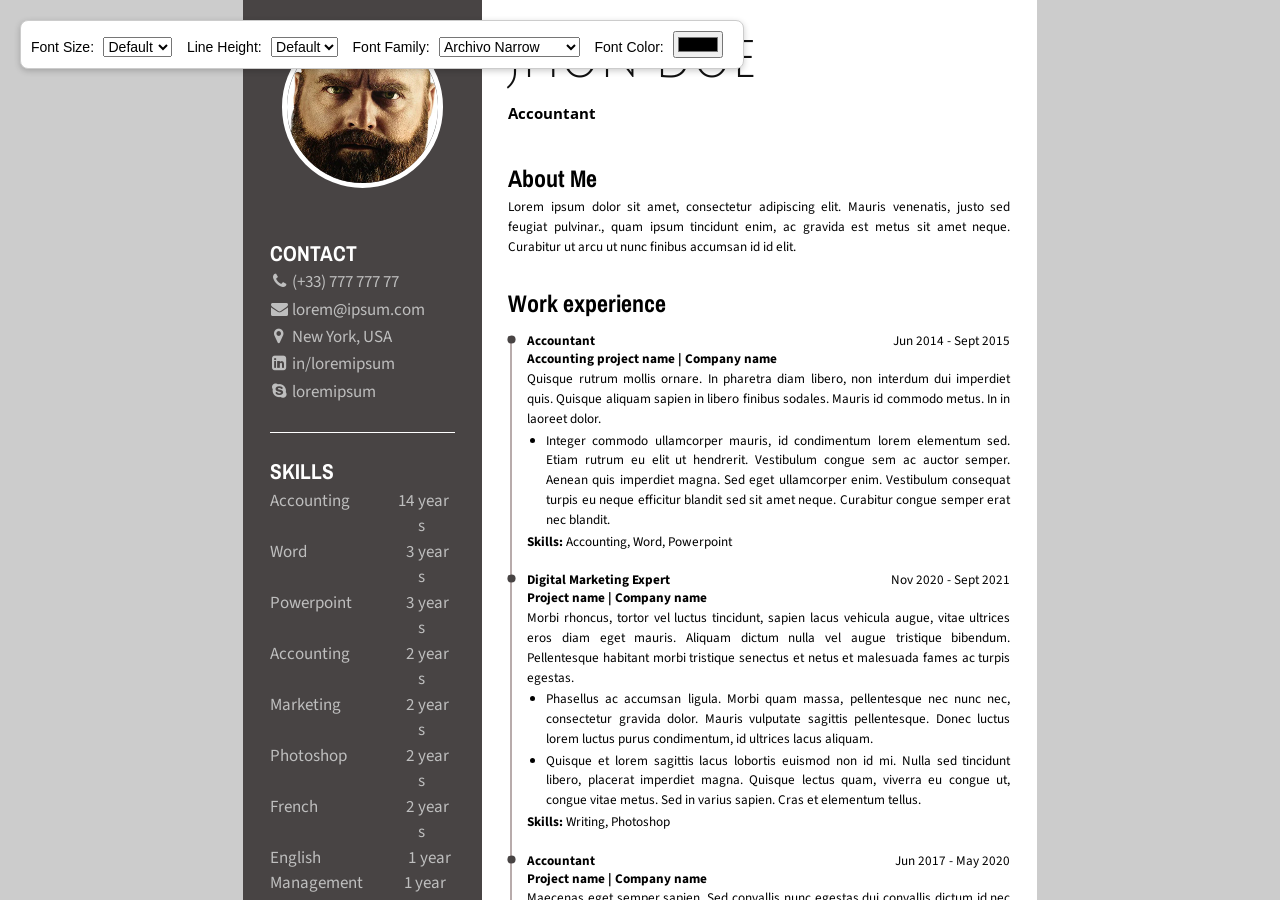
<file: wwwroot/index.html>
<!-- <!doctype html>
<html lang="en">
<head>
  <meta charset="utf-8">
  <title>Live Editor with Tools</title>
  <link rel="stylesheet" href="style.css">

  <style>
    html, body {
      height: 100%;
      margin: 0;
      padding: 0;
      font-family: sans-serif;
      overflow: hidden;
    }
  
    #toolbar {
      position: fixed; /* important: fixed over everything */
      top: 20px;
      left: 20px;
      background: white;
      border: 1px solid #ccc;
      padding: 10px;
      z-index: 10000; /* very high to stay above iframe */
      display: block; /* always visible */
      border-radius: 8px;
      box-shadow: 0 2px 6px rgba(0, 0, 0, 0.2);
    }
  
    iframe {
      width: 100%;
      height: 100%;
      border: none;
      z-index: 1; /* iframe stays under */
      position: relative;
    }
  </style>
  
</head>
<body>

  <div id="toolbar">
    <label for="fontSize">Font Size:</label>
    <select id="fontSize">
      <option value="-8">-8px</option>
      <option value="-6">-6px</option>
      <option value="-4">-4px</option>
      <option value="-2">-2px</option>
      <option value="-1.5">-1.5px</option>
      <option value="-1">-1px</option>
      <option value="-0.5">-0.5px</option>
      <option value="-0.25">-0.25px</option>
      <option value="0" selected>Default</option>
      <option value="0.25">0.25px</option>
      <option value="0.5">0.5px</option>
      <option value="1">-1px</option>
      <option value="1.5">1.5px</option>
      <option value="2">+2px</option>
      <option value="4">+4px</option>
      <option value="6">+6px</option>
      <option value="8">+8px</option>
    </select>

    <label for="lineHeight">Line Height:</label>
    <select id="lineHeight">
      <option value="1">1.0</option>
      <option value="1.2" selected>Default</option>
      <option value="1.4">1.4</option>
      <option value="1.6">1.6</option>
      <option value="1.8">1.8</option>
      <option value="2">2.0</option>
    </select>
  
    <label for="fontFamily">Font Family:</label>
    <select id="fontFamily">
      <option value="Archivo Narrow">Archivo Narrow</option>
      <option value="Arial">Arial</option>
      <option value="Times New Roman">Times New Roman</option>
      <option value="Verdana">Verdana</option>
      <option value="Courier New">Courier New</option>
    </select>
  
    <label for="fontColor">Font Color:</label>
    <input type="color" id="fontColor" value="#000000">
  </div>
  
  <iframe id="preview" src="template1.html"></iframe>
  
  <script src="./main.js"></script>
  
</body>
</html> -->


<!doctype html>
<html lang="en">
<head>
  <meta charset="utf-8">
  <title>Live Editor with Tools</title>
  <link rel="stylesheet" href="style.css">

  <style>
    html, body {
      height: 100%;
      margin: 0;
      padding: 0;
      font-family: sans-serif;
      overflow: hidden;
    }

    #toolbar {
      position: fixed; /* important: fixed over everything */
      top: 20px;
      left: 20px;
      background: white;
      border: 1px solid #ccc;
      padding: 10px;
      z-index: 10000; /* very high to stay above iframe */
      display: block; /* always visible */
      border-radius: 8px;
      box-shadow: 0 2px 6px rgba(0, 0, 0, 0.2);
    }

    iframe {
      width: 100%;
      height: 100%;
      border: none;
      z-index: 1;
      position: relative;
    }

    @media print {
      html, body {
        height: auto !important;
        overflow: visible !important;
      }

      iframe {
        height: 100vh !important;
        width: 100vw !important;
        overflow: visible !important;
      }

      #toolbar {
        display: none !important;
      }

      * {
        -webkit-print-color-adjust: exact !important;
        print-color-adjust: exact !important;
      }
    }
  </style>
</head>

<body>

  <div id="toolbar">
    <label for="fontSize">Font Size:</label>
    <select id="fontSize">
      <option value="-8">-8px</option>
      <option value="-6">-6px</option>
      <option value="-4">-4px</option>
      <option value="-2">-2px</option>
      <option value="-1.5">-1.5px</option>
      <option value="-1">-1px</option>
      <option value="-0.5">-0.5px</option>
      <option value="-0.25">-0.25px</option>
      <option value="0" selected>Default</option>
      <option value="0.25">0.25px</option>
      <option value="0.5">0.5px</option>
      <option value="1">1px</option>
      <option value="1.5">1.5px</option>
      <option value="2">+2px</option>
      <option value="4">+4px</option>
      <option value="6">+6px</option>
      <option value="8">+8px</option>
    </select>

    <label for="lineHeight">Line Height:</label>
    <select id="lineHeight">
      <option value="1">1.0</option>
      <option value="1.2" selected>Default</option>
      <option value="1.4">1.4</option>
      <option value="1.6">1.6</option>
      <option value="1.8">1.8</option>
      <option value="2">2.0</option>
    </select>

    <label for="fontFamily">Font Family:</label>
    <select id="fontFamily">
      <option value="Archivo Narrow">Archivo Narrow</option>
      <option value="Arial">Arial</option>
      <option value="Times New Roman">Times New Roman</option>
      <option value="Verdana">Verdana</option>
      <option value="Courier New">Courier New</option>
    </select>

    <label for="fontColor">Font Color:</label>
    <input type="color" id="fontColor" value="#000000">
  </div>

  <iframe id="preview" src="template1.html"></iframe>

  <script src="./main.js"></script>

</body>
</html>
</file>
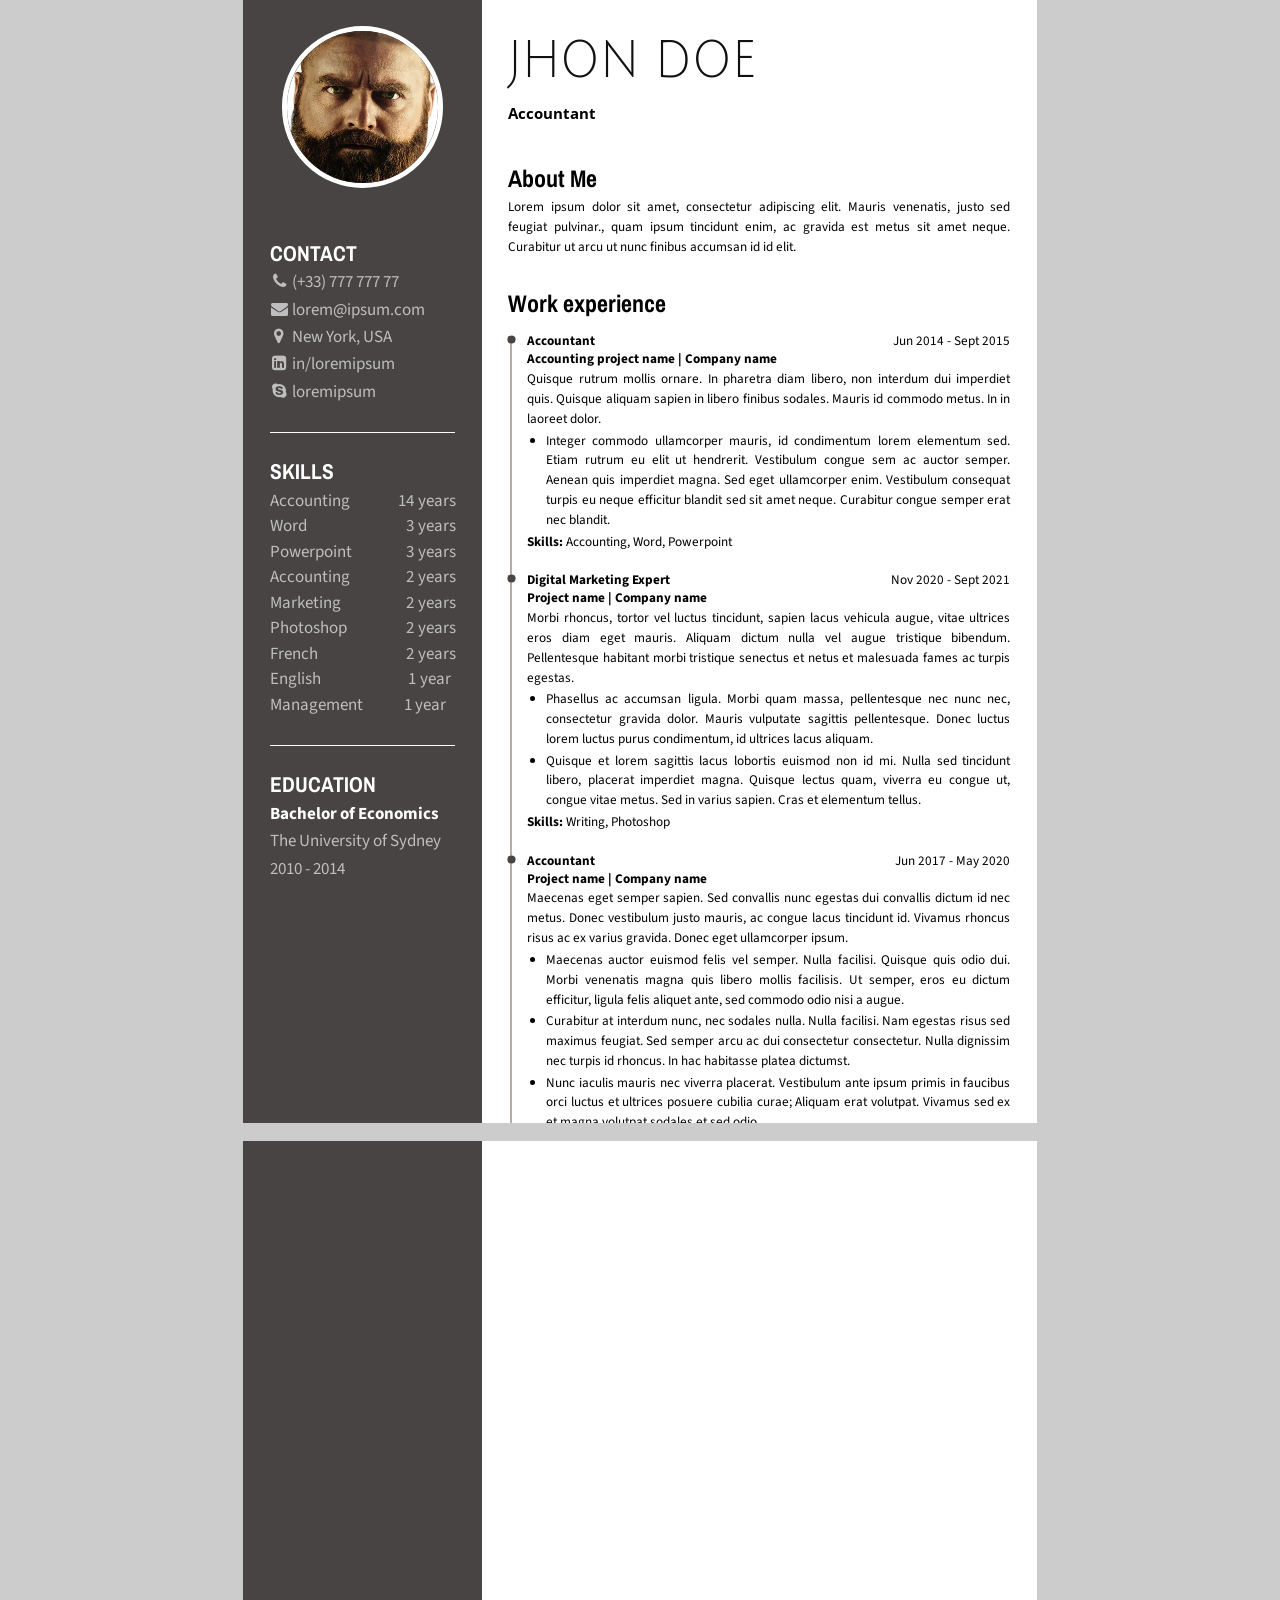
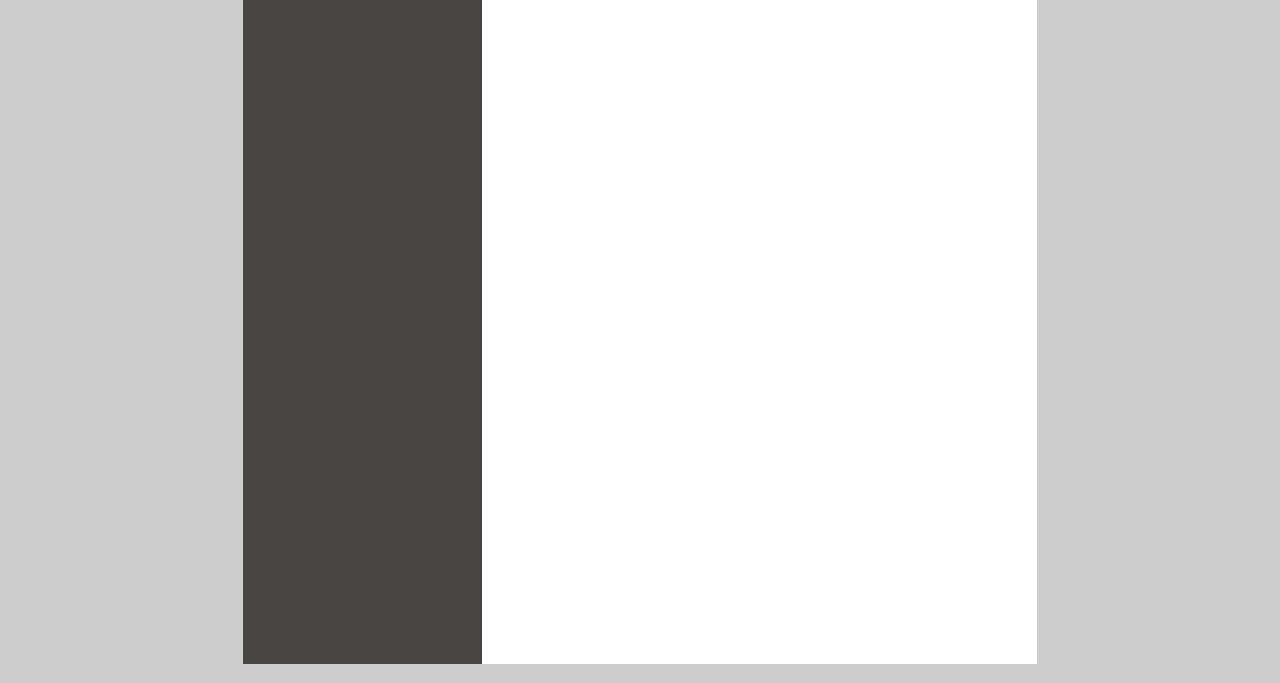
<file: wwwroot/template1.html>
<!DOCTYPE html>
<html>
<head>
  <link href="https://maxcdn.bootstrapcdn.com/font-awesome/4.2.0/css/font-awesome.min.css" rel="stylesheet">
  <link rel="preconnect" href="https://fonts.googleapis.com">
  <link rel="preconnect" href="https://fonts.gstatic.com" crossorigin>
  <link href="https://fonts.googleapis.com/css2?family=Archivo+Narrow&family=Julius+Sans+One&family=Open+Sans&family=Source+Sans+Pro&display=swap" rel="stylesheet">
  <link rel="stylesheet" href="template1.css">
</head>
<body>
  <div id="resumeWrapper">
  <page size="A4">
    <div class="container">
      <div class="leftPanel">
        <img src="avatar.png"/>
        <div class="details">
          <div class="item bottomLineSeparator">
            <h2>
              CONTACT
            </h2>
            <div class="smallText">
              <p>
                <i class="fa fa-phone contactIcon" aria-hidden="true"></i>
                (+33) 777 777 77
              </p>
              <p>
                <i class="fa fa-envelope contactIcon" aria-hidden="true"></i>
                <a href="mailto:lorem@ipsum.com@gmail.com">
                  lorem@ipsum.com
                </a>
              </p>
              <p>
                <i class="fa fa-map-marker contactIcon" aria-hidden="true"></i>
                New York, USA
              </p>
              <p>
                <i class="fa fa-linkedin-square contactIcon" aria-hidden="true"></i>
                <a href="#">
                  in/loremipsum
                </a>
              </p>
              <p class="lastParagrafNoMarginBottom">
                <i class="fa fa-skype contactIcon" aria-hidden="true"></i>
                <a href="#">
                  loremipsum
                </a>
              </p>
            </div>
          </div>
          <div class="item bottomLineSeparator">
            <h2>
              SKILLS
            </h2>
            <div class="smallText">
              <div class="skill">
                <div>
                  <span>Accounting</span>
                </div>
                <div class="yearsOfExperience">
                  <span class="alignright">14</span>
                  <span class="alignleft">years</span>
                </div>
              </div>

              <div class="skill">
                <div>
                  <span>Word</span>
                </div>
                <div class="yearsOfExperience">
                  <span class="alignright">3</span>
                  <span class="alignleft">years</span>
                </div>
              </div>

              <div class="skill">
                <div>
                  <span>Powerpoint</span>
                </div>
                <div class="yearsOfExperience">
                  <span class="alignright">3</span>
                  <span class="alignleft">years</span>
                </div>
              </div>

              <div class="skill">
                <div>
                  <span>Accounting</span>
                </div>
                <div class="yearsOfExperience">
                  <span class="alignright">2</span>
                  <span class="alignleft">years</span>
                </div>
              </div>

              <div class="skill">
                <div>
                  <span>Marketing</span>
                </div>
                <div class="yearsOfExperience">
                  <span class="alignright">2</span>
                  <span class="alignleft">years</span>
                </div>
              </div>

              <div class="skill">
                <div>
                  <span>Photoshop</span>
                </div>
                <div class="yearsOfExperience">
                  <span class="alignright">2</span>
                  <span class="alignleft">years</span>
                </div>
              </div>

              <div class="skill">
                <div>
                  <span>French</span>
                </div>
                <div class="yearsOfExperience">
                  <span class="alignright">2</span>
                  <span class="alignleft">years</span>
                </div>
              </div>

              <div class="skill">
                <div>
                  <span>English</span>
                </div>
                <div class="yearsOfExperience">
                    <span class="alignright">1</span>
                    <span class="alignleft">year</span>
                </div>
              </div>

              <div class="skill">
                <div>
                  <span>Management</span>
                </div>
                <div class="yearsOfExperience">
                  <span>1 year</span>
                </div>
              </div>

            </div>
          </div>
          <div class="item">
            <h2>
              EDUCATION
            </h2>
            <div class="smallText">
              <p class="bolded white">
                Bachelor of Economics
              </p>
              <p>
                The University of Sydney
              </p>
              <p>
                2010 - 2014
              </p>
            </div>
          </div>
        </div>
        
      </div>
      <div class="rightPanel">
        <div>
          <h1>
            Jhon Doe
          </h1>
          <div class="smallText">
            <h3>
              Accountant
            </h3>
          </div>
        </div>
        <div class="item aboutMe">
          <h2 id="aboutMeHeading">About Me</h2>
          <div id="aboutMeContent" class="smallText">
            <p>Lorem ipsum dolor sit amet, consectetur adipiscing elit. Mauris venenatis, justo sed feugiat pulvinar., quam ipsum tincidunt enim, ac gravida est metus sit amet neque. Curabitur ut arcu ut nunc finibus accumsan id id elit.</p>
          </div>
        </div>
        <div class="workExperience">
          <h2>
            Work experience
          </h2>
          <ul>
            <li>
              <div class="jobPosition">
                <span class="bolded">
                  Accountant
                </span>
                <span>
                  Jun 2014 - Sept 2015
                </span>
              </div>
              <div class="projectName bolded">
                <span>
                  Accounting project name | Company name
                </span>
              </div>
              <div class="smallText">
                <p>
                  Quisque rutrum mollis ornare. In pharetra diam libero, non interdum dui imperdiet quis. Quisque aliquam sapien in libero finibus sodales. Mauris id commodo metus. In in laoreet dolor.
                </p>
                <ul>
                  <li>
                    Integer commodo ullamcorper mauris, id condimentum lorem elementum sed. Etiam rutrum eu elit ut hendrerit. Vestibulum congue sem ac auctor semper. Aenean quis imperdiet magna. Sed eget ullamcorper enim. Vestibulum consequat turpis eu neque efficitur blandit sed sit amet neque. Curabitur congue semper erat nec blandit.
                  </li>
                </ul>
                <p>
                  <span class="bolded">Skills: </span>Accounting, Word, Powerpoint
                </p>
              </div>
            </li>


            <li>
              <div class="jobPosition">
                <span class="bolded">
                  Digital Marketing Expert
                </span>
                <span>
                  Nov 2020 - Sept 2021
                </span>
              </div>
              <div class="projectName bolded">
                <span>
                  Project name | Company name
                </span>
              </div>
              <div class="smallText">
                <p>
                  Morbi rhoncus, tortor vel luctus tincidunt, sapien lacus vehicula augue, vitae ultrices eros diam eget mauris. Aliquam dictum nulla vel augue tristique bibendum. Pellentesque habitant morbi tristique senectus et netus et malesuada fames ac turpis egestas.
                </p>
                <ul>
                  <li>
                    <p>
                      Phasellus ac accumsan ligula. Morbi quam massa, pellentesque nec nunc nec, consectetur gravida dolor. Mauris vulputate sagittis pellentesque. Donec luctus lorem luctus purus condimentum, id ultrices lacus aliquam.
                    </p>
                  </li>
                  <li>
                    <p>
                      Quisque et lorem sagittis lacus lobortis euismod non id mi. Nulla sed tincidunt libero, placerat imperdiet magna. Quisque lectus quam, viverra eu congue ut, congue vitae metus. Sed in varius sapien. Cras et elementum tellus.
                    </p>
                  </li>
                </ul>
                <p>
                  <span class="bolded">Skills: </span> Writing, Photoshop
                </p>
              </div>
            </li>

            <li>
              <div class="jobPosition">
                <span class="bolded">
                  Accountant
                </span>
                <span>
                  Jun 2017 - May 2020
                </span>
              </div>
              <div class="projectName bolded">
                <span>
                  Project name | Company name
                </span>
              </div>
              <div class="smallText">
                <p>
                  Maecenas eget semper sapien. Sed convallis nunc egestas dui convallis dictum id nec metus. Donec vestibulum justo mauris, ac congue lacus tincidunt id. Vivamus rhoncus risus ac ex varius gravida. Donec eget ullamcorper ipsum.
                </p>
  
                <ul>
                  <li>
                    <p>
                      Maecenas auctor euismod felis vel semper. Nulla facilisi. Quisque quis odio dui. Morbi venenatis magna quis libero mollis facilisis. Ut semper, eros eu dictum efficitur, ligula felis aliquet ante, sed commodo odio nisi a augue. 
                    </p>
                  </li>
                  <li>
                    <p>
                      Curabitur at interdum nunc, nec sodales nulla. Nulla facilisi. Nam egestas risus sed maximus feugiat. Sed semper arcu ac dui consectetur consectetur. Nulla dignissim nec turpis id rhoncus. In hac habitasse platea dictumst. 
                    </p>
                  </li>
                  <li>
                    <p>
                      Nunc iaculis mauris nec viverra placerat. Vestibulum ante ipsum primis in faucibus orci luctus et ultrices posuere cubilia curae; Aliquam erat volutpat. Vivamus sed ex et magna volutpat sodales et sed odio. 
                    </p>
                  </li>
                </ul>
                <p>
                  <span class="bolded">Skills: </span>Management, French
                </p>
              </div>
            </li>
          </ul>
        </div>
      </div>
    </div>
  </page>
  <page size="A4">
    <div class="container">
      <div class="leftPanel"></div>
      <div class="rightPanel"></div>
    </div>
  </page>
</div>

<script>
  window.addEventListener('message', (event) => {
    const { section, html } = event.data;

    if (section && html) {
      const sectionEl = document.getElementById(`${section}-section`);
      if (sectionEl) {
        sectionEl.innerHTML = html;
      } else {
        console.warn('Section not found:', section);
      }
    }
  });
</script>
</html>
</file>
<file: wwwroot/style.css>
@import url('https://fonts.googleapis.com/css2?family=Lato:ital,wght@0,400;0,700;1,400;1,700&display=swap');

@media print {
  body {
    margin: 0 !important;
  }
}

html, body {
  height: 100%;
  margin: 0;
  padding: 0;
  font-family: 'Lato', sans-serif;
  overflow: hidden;
}

/* Main containers */
.main-container {
  font-family: 'Lato';
  width: fit-content;
  margin-left: auto;
  margin-right: auto;
}

.ck-content {
  font-family: 'Lato';
  line-height: 1.6;
  word-break: break-word;
}

.editor-container_classic-editor .editor-container__editor {
  min-width: 795px;
  max-width: 795px;
}

/* === Toolbar styling === */
#toolbar {
	position: fixed;
	top: 20px;
	left: 20px;
	z-index: 10000;
	background: white;
	border: 1px solid #ccc;
	padding: 10px;
	border-radius: 8px;
	box-shadow: 0 2px 6px rgba(0, 0, 0, 0.2);
	display: block;
  }
  
  iframe {
	width: 100%;
	height: 100%;
	border: none;
	position: relative;
	z-index: 1;
  }  

#toolbar label {
  font-size: 14px;
  margin-right: 5px;
}

#toolbar select,
#toolbar input[type="color"] {
  font-size: 14px;
  margin-right: 10px;
}
</file>
<file: wwwroot/template1.css>
/* Fonts */

/* Family */
h1 { 
  font-family: 'Julius Sans One', sans-serif;
  line-height: 1.2;
}

h2 {
  font-family: 'Archivo Narrow', sans-serif;
  line-height: 1.2;
}

h3 {
  font-family: 'Open Sans', sans-serif;
  line-height: 1.2;
}

.jobPosition span, 
.projectName span {
  font-family: 'Source Sans Pro', sans-serif;
  line-height: 1.2;
}

.upperCase {
  text-transform: uppercase; 
}

.smallText, 
.smallText span, 
.smallText p, 
.smallText a {
  font-family: 'Source Sans Pro', sans-serif;
  text-align: justify;
  line-height: 1.5;
}

/* End Family */

/* Colors */
h1 { 
  color: #111; 
}

.leftPanel, 
.leftPanel a {
  color: #bebebe;
  text-decoration: none;
}

.leftPanel h2 {
  color: white;
}

/* End Colors */

/* Sizes */
h1 { 
  font-weight: 300; 
  font-size: 1.2cm;
  transform:scale(1,1.15); 
  margin-bottom: 0.2cm;
  margin-top: 0.2cm;
  text-transform: uppercase; 
}

h2 {
  margin-top: 0.1cm;
  margin-bottom: 0.1cm;
}

.leftPanel, 
.leftPanel a {
  font-size: 0.38cm;
}

.projectName span, 
.jobPosition span {
  font-size: 0.35cm;
}

.smallText, 
.smallText span, 
.smallText p, 
.smallText a {
  font-size: 0.35cm;
}

.leftPanel .smallText, 
.leftPanel .smallText span, 
.leftPanel .smallText p, 
.smallText a {
  font-size: 0.45cm;
}

.contactIcon {
  width: 0.5cm;
  text-align: center;
}

p {
  margin-top: 0.05cm;
  margin-bottom: 0.05cm;
  line-height: 1.4;
}
/* End Sizes */

.bolded {
  font-weight: bold;
}

.white {
  color: white;
}
/* End Fonts */

/* Layout */
body {
  background: rgb(204,204,204); 
  width: 21cm;
  height: auto; /*29.7cm;*/
  margin: 0 auto;
}

/* Printing */
page {
  background: white;
  display: block;
  margin: 0 auto;
  margin-bottom: 0.5cm;
}

page[size="A4"] {  
  width: 21cm;
  height: 29.7cm; 
  overflow: hidden; /* still needed for now */
  display: block;
  margin-bottom: 0.5cm;
  position: relative;
}

@page {
   size: 21cm 29.7cm;
   padding: 0;
   margin: 0mm;
   border: none;
   border-collapse: collapse;
}
/* End Printing */

.container {
  display: flex;
  flex-direction: row;
  width: 100%;
  height: 100%;
}

.leftPanel {
  width: 27%;
  background-color: #484444;
  padding: 0.7cm;
  display: flex;
  flex-direction: column;
  align-items: center;
}

.rightPanel {
  width: 73%;
  padding: 0.7cm;
}

.leftPanel img {
  width: 4cm;
  height: 4cm;
  margin-bottom: 0.7cm;
  border-radius: 50%;
  border: 0.15cm solid white;
  object-fit: cover;
  object-position: 50% 50%;
}

.leftPanel .details {
  width: 100%;
  display: flex;
  flex-direction: column;
}

.skill {
  display: flex;
  flex-direction: row;
  justify-content: space-between;
}

.bottomLineSeparator {
  border-bottom: 0.05cm solid white;
}

.yearsOfExperience {
  width: 1.6cm;
  display: flex;
  flex-direction: row;
  justify-content: center;
}

.alignleft {
  text-align: left !important;
  width: 1cm;
}

.alignright {
  text-align: right !important;
  width: 0.6cm;
  margin-right: 0.1cm
}

.workExperience>ul {
  list-style-type: none;
  padding-left: 0;
}

.workExperience>ul>li {
  position: relative;
  margin: 0;
  padding-bottom: 0.5cm;
  padding-left: 0.5cm;
}

.workExperience>ul>li:before {
  background-color: #b8abab;
  width: 0.05cm;
  content: '';
  position: absolute;
  top: 0.1cm;
  bottom: -0.2cm; /* change this after border removal */
  left: 0.05cm;
}

.workExperience>ul>li::after {
  content: '';
  position: absolute;
  background-image: url("data:image/svg+xml,%3Csvg xmlns='http://www.w3.org/2000/svg' aria-hidden='true' viewBox='0 0 32 32' focusable='false'%3E%3Ccircle stroke='none' fill='%23484444' cx='16' cy='16' r='10'%3E%3C/circle%3E%3C/svg%3E");
  background-repeat: no-repeat;
  background-size: contain;
  left: -0.09cm;
  top: 0;
  width: 0.35cm;
  height: 0.35cm;
}

.jobPosition {
  display: flex;
  flex-direction: row;
  justify-content: space-between;
}

.item {
  padding-bottom: 0.7cm;
  padding-top: 0.7cm;
}

.item h2{
  margin-top: 0;
}

.lastParagrafNoMarginBottom {
  margin-bottom: 0;
}

.workExperience>ul>li ul {
  padding-left: 0.5cm;
  list-style-type: disc;
}
/*End Layout*/
</file>
